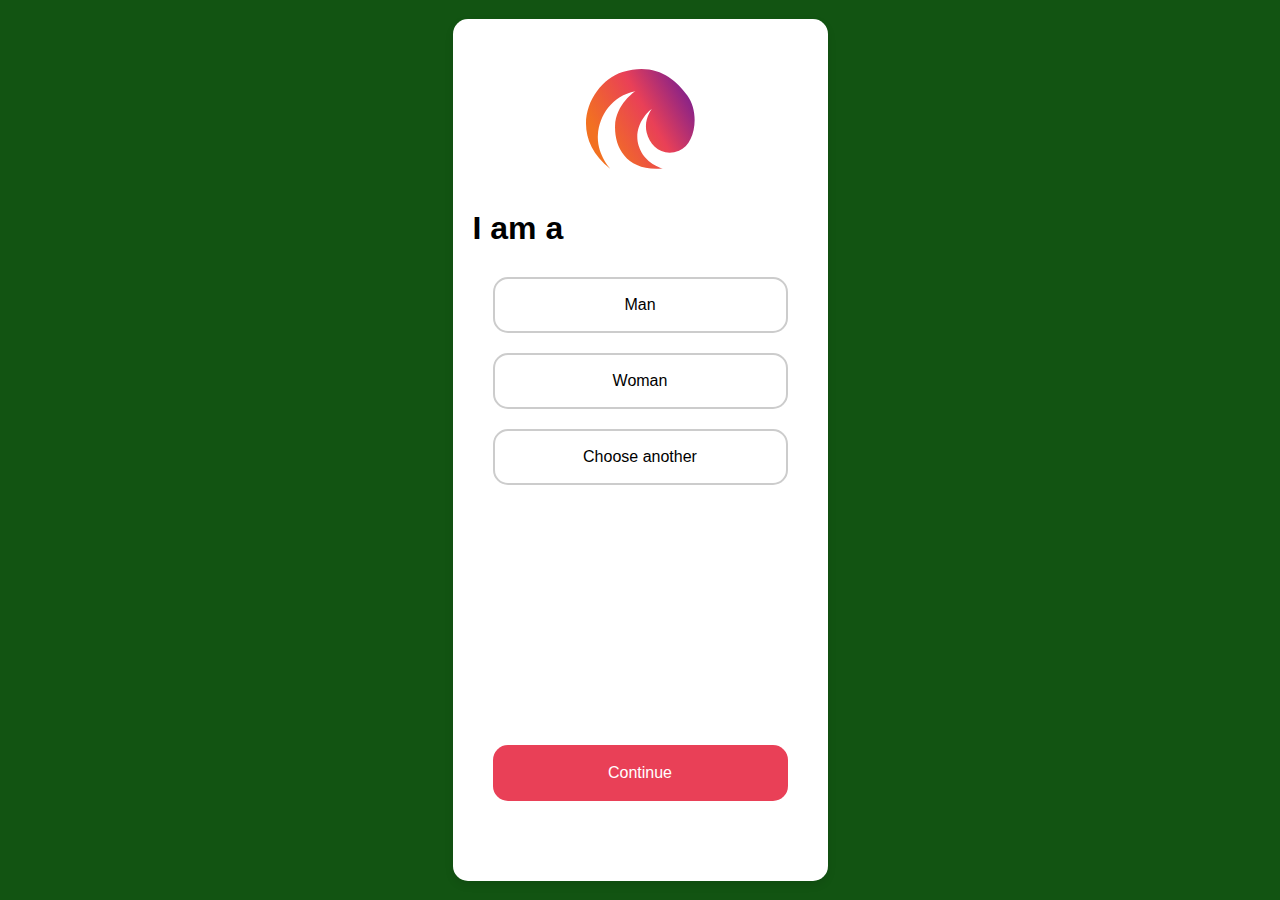
<file: dashboard.html>
<!DOCTYPE html>
<html lang="en">
<head>
  <meta charset="UTF-8">
  <meta name="viewport" content="width=device-width, initial-scale=1.0">
  <title>Dashboard</title>
  <link rel="stylesheet" href="./css/style.css">
</head>
<body>
  <div class="Dashboard">
    <img src="/img/base 1.svg" alt="Logo" class="form-logo">
    <h1>I am a</h1>
    <div class="gender-selection">
      <button class="gender-button" id="manButton">Man</button>
      <button class="gender-button" id="womanButton">Woman</button>
      <button class="gender-button" id="otherButton">Choose another</button>
    </div>
    <button class="save-button" id="saveButton">Continue</button>
  </div>
  <script src="./js/dashboard.js"></script>
</body>
</html>
</file>
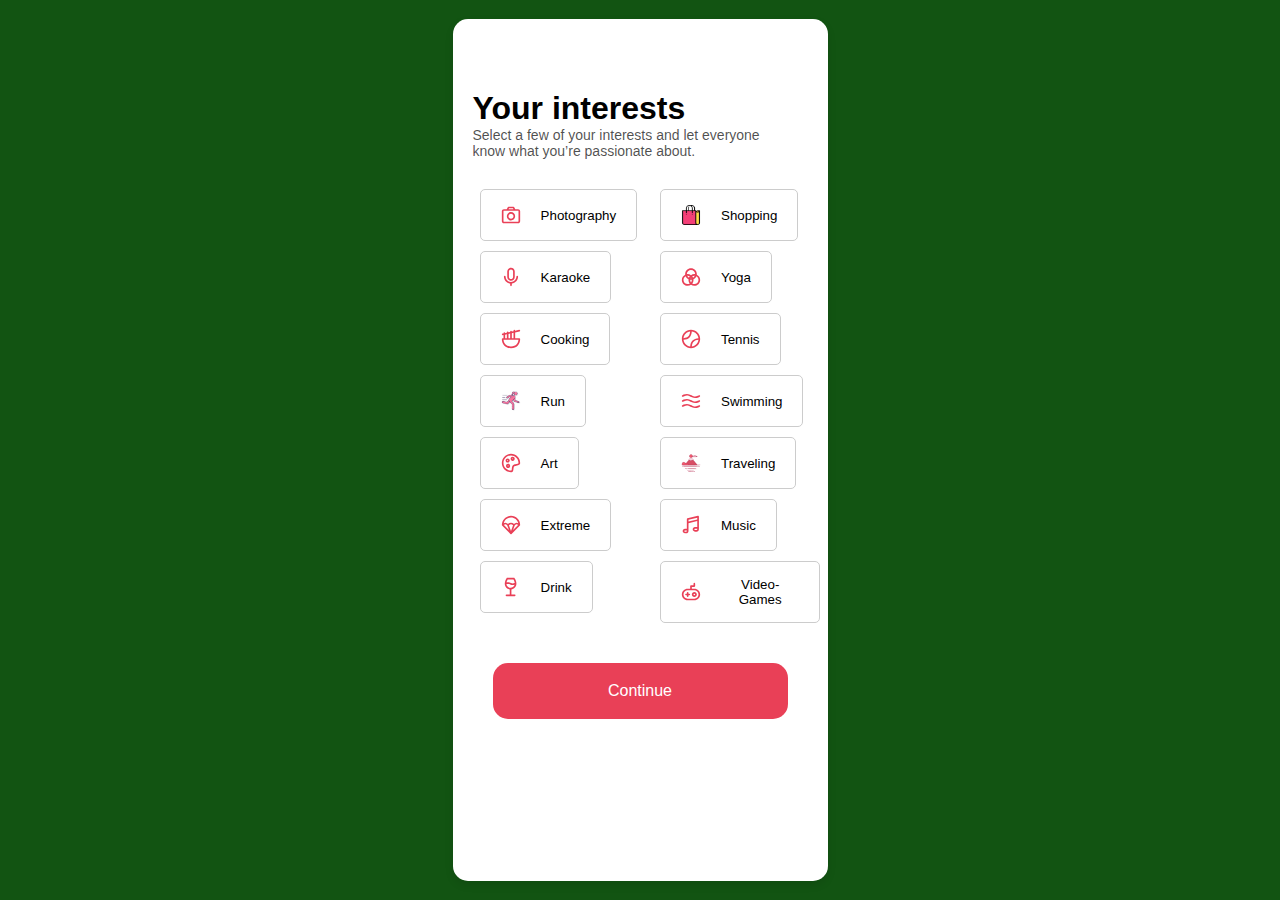
<file: interests.html>
<!DOCTYPE html>
<html lang="en">
<head>
  <meta charset="UTF-8">
  <meta name="viewport" content="width=device-width, initial-scale=1.0">
  <title>Interests</title>
  <link rel="stylesheet" href="./css/style.css">
</head>
<body>
  <div class="Interests">
    <h1>Your interests</h1>
    <span>Select a few of your interests and let everyone<br> know what you’re passionate about.</span>
    <div class="interests-selection">
      <div class="interests-column">
        <button class="interest-button" data-interest="Photography">
          <img src="/img/camera.svg" alt="Photography"> Photography
        </button>
        <button class="interest-button" data-interest="Karaoke">
          <img src="/img/voice.svg" alt="Karaoke"> Karaoke
        </button>
        <button class="interest-button" data-interest="Cooking">
          <img src="/img/noodles.svg" alt="Cooking"> Cooking
        </button>
        <button class="interest-button" data-interest="Run">
          <img src="/img/corredor.png" alt="Run"> Run
        </button>
        <button class="interest-button" data-interest="Art">
          <img src="/img/platte.svg" alt="Art"> Art    
        </button>
        <button class="interest-button" data-interest="Extreme">
          <img src="/img/parachute.svg" alt="Extreme"> Extreme
        </button>
        <button class="interest-button" data-interest="Drink">
          <img src="/img/goblet-full.svg" alt="Drink"> Drink
        </button>
      </div>
      <div class="interests-column">
        <button class="interest-button" data-interest="Shopping">
          <img src="/img/sacola.png" alt="Shopping"> Shopping 
        </button>
        <button class="interest-button" data-interest="Yoga">
          <img src="/img/viencharts.svg" alt="Yoga"> Yoga
        </button>
        <button class="interest-button" data-interest="Tennis">
          <img src="/img/tennis.svg" alt="Tennis"> Tennis
        </button>
        <button class="interest-button" data-interest="Swimming">
          <img src="/img/ripple.svg" alt="Swimming"> Swimming
        </button>
        <button class="interest-button" data-interest="Traveling">
          <img src="/img/montanha-fuji.png" alt="Traveling"> Traveling
        </button>
        <button class="interest-button" data-interest="Music">
          <img src="/img/music.svg" alt="Music"> Music
        </button>
        <button class="interest-button" data-interest="Video games">
          <img src="/img/game-handle.svg" alt="Video games"> Video-Games
        </button>
      </div>
    </div>
    <button class="save-button" id="saveInterestsButton">Continue</button>
  </div>

  <script src="./js/interests.js"></script>
</body>
</html>
</file>
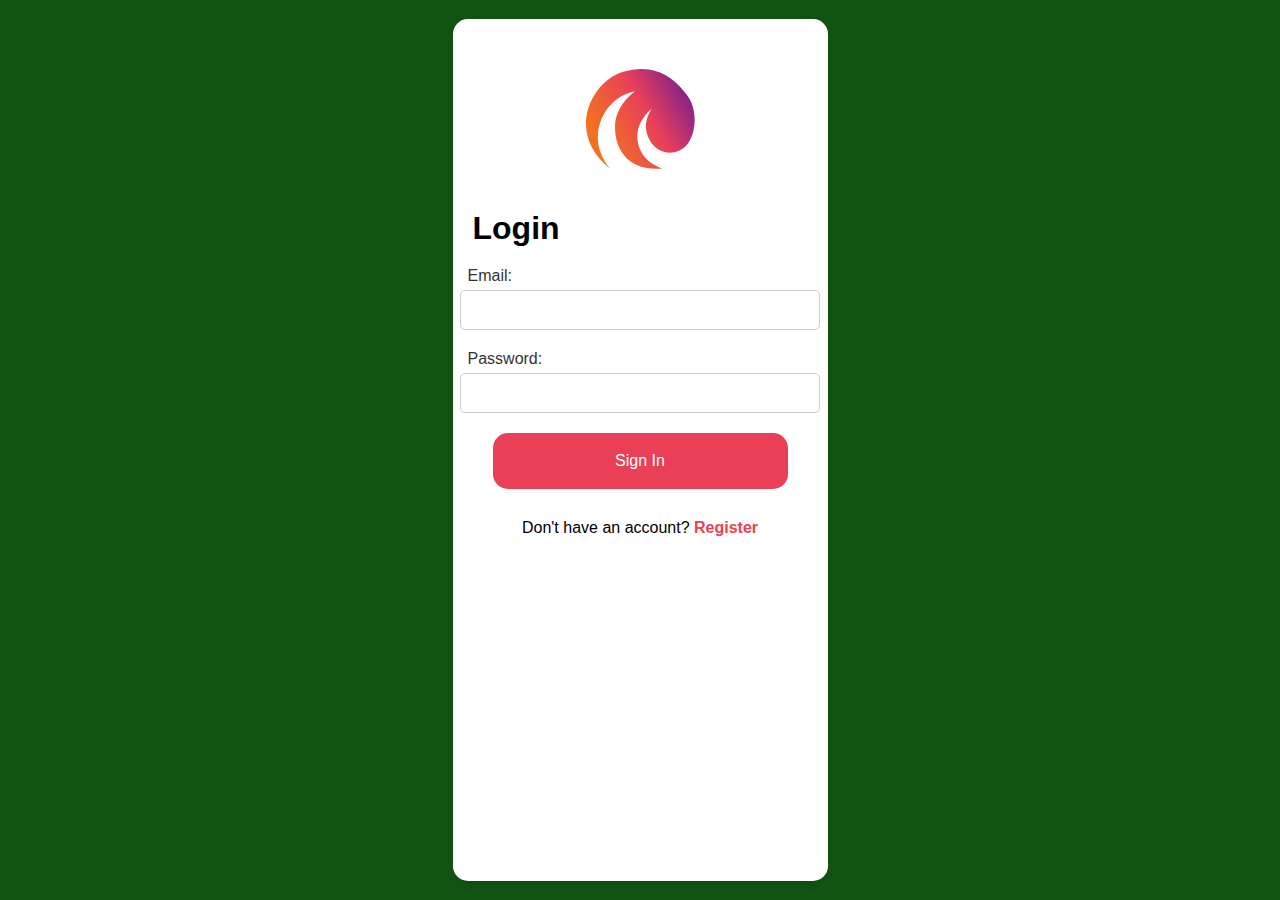
<file: login.html>
<!DOCTYPE html>
<html lang="en">
<head>
  <meta charset="UTF-8">
  <meta name="viewport" content="width=device-width, initial-scale=1.0">
  <title>Login</title>
  <link rel="stylesheet" href="./css/style.css">
</head>
<body>
  <div class="LoginAccount">
    <img src="/img/base 1.svg" alt="" class="form-logo">
    <h1>Login</h1>
    <form id="loginForm">
      <label for="email">Email:</label>
      <input type="email" id="email" name="email" required>
      <label for="password">Password:</label>
      <input type="password" id="password" name="password" required>
      <button type="submit">Sign In</button>
    </form>
    <div class="register-link">
      <p>Don't have an account? <a href="register.html">Register</a></p>
    </div>
  </div>
  
  <script src="./js/login.js"></script>
</body>
</html>
</file>
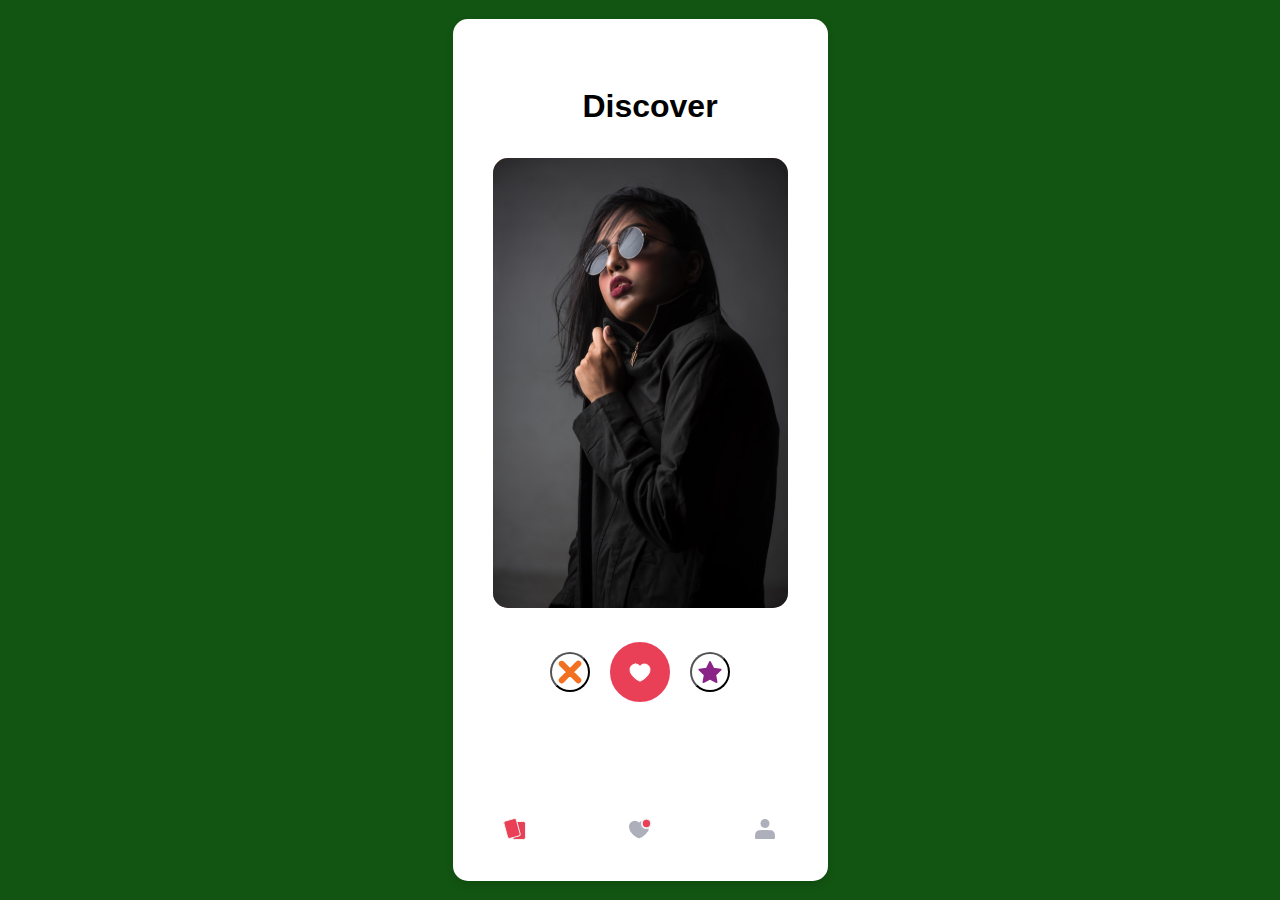
<file: PaginaPrincipal.html>
<!DOCTYPE html>
<html lang="en">
<head>
  <meta charset="UTF-8">
  <meta name="viewport" content="width=device-width, initial-scale=1.0">
  <title>Main Dashboard</title>
  <link rel="stylesheet" href="./css/style.css">
</head>
<body>
  <div class="MainDashboard">
  
    <!-- Discover section -->
    <div class="section">
      <h1>Discover</h1>
      <div id="discoverContainer">
        <div class="person-card">
          <img src="/img/photo.svg" alt="Person 1">
          <div class="button-container">
            <button class="dislike-button"><img src="/img/Vector (Stroke) (1).svg" alt=""></button>
            <button class="like-button"><img src="/img/like.svg" alt=""></button>
            <button class="superlike-button"><img src="/img/Vector.svg" alt=""></button>


          </div>
        </div>
        </div>
        </div>

        <div class="menu-section">
          <a href="#" class="menu-link" data-section="discoverSection">
            <img src="/img/cards.svg" alt="">
            
          </a>
          <a href="#" class="menu-link" data-section="likesSection">
            <img src="/img/indicator.svg" alt="">
            
          </a>
          <a href="#" class="menu-link" data-section="profileSection">
            <img src="/img/people.svg" alt="">
            
          </a>
        </div>
  </div>

  <script src="./js/PaginaPrincipal.js"></script>
</body>
</html>
</file>
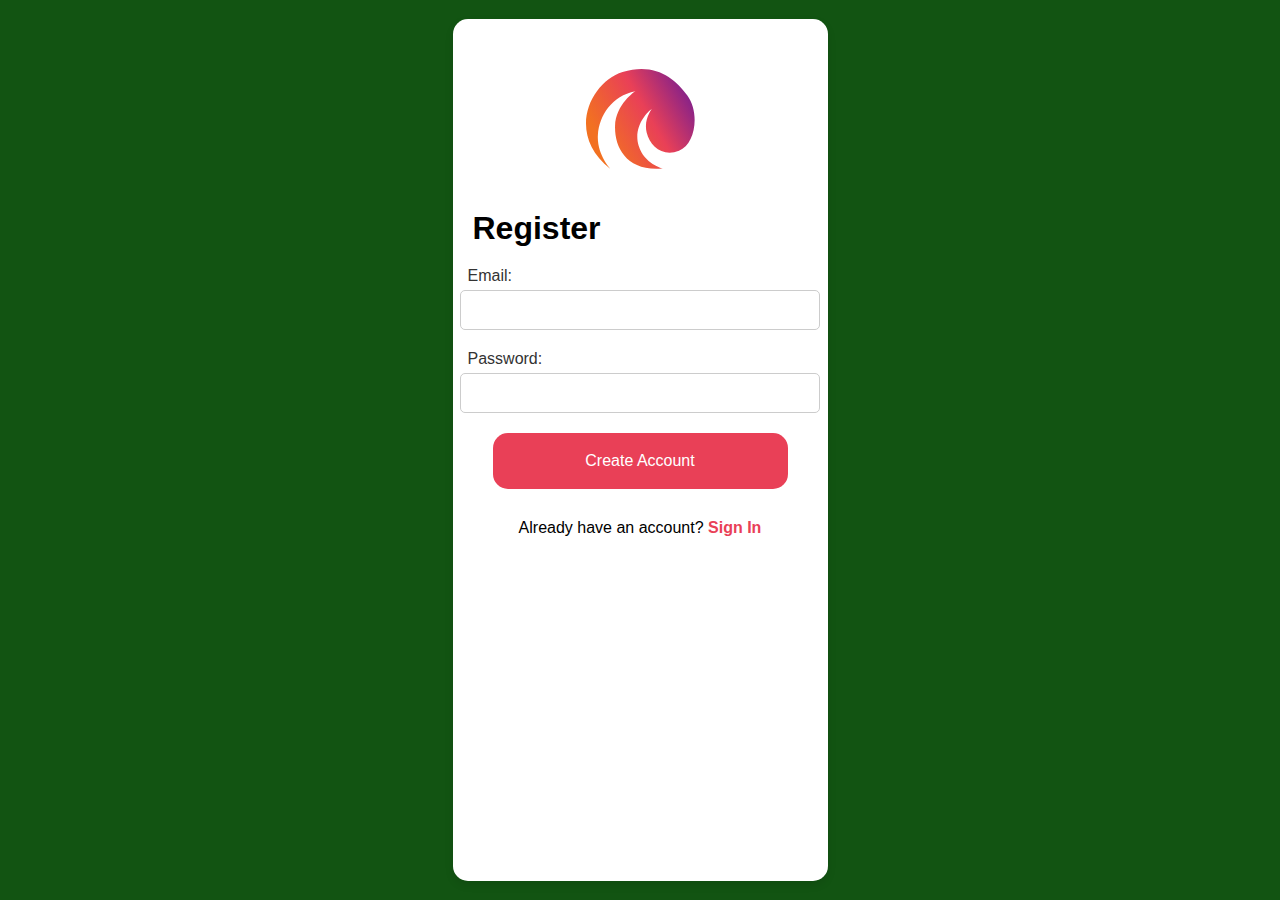
<file: register.html>
<!DOCTYPE html>
<html lang="en">
<head>
  <meta charset="UTF-8">
  <meta name="viewport" content="width=device-width, initial-scale=1.0">
  <title>Register</title>
  <link rel="stylesheet" href="./css/style.css">
</head>
<body>
  <div class="RegisterAccount">
    <img src="/img/base 1.svg" alt="" class="form-logo">
    <h1>Register</h1>
    <form id="registerForm">
      <label for="email">Email:</label>
      <input type="email" id="email" name="email" required>
      <label for="password">Password:</label>
      <input type="password" id="password" name="password" required>
      <button type="submit">Create Account</button>
    </form>
    <div class="signin-link">
      <p>Already have an account? <a href="login.html">Sign In</a></p>
    </div>
  </div>
  
  <script src="./js/register.js"></script>
</body>
</html>
</file>
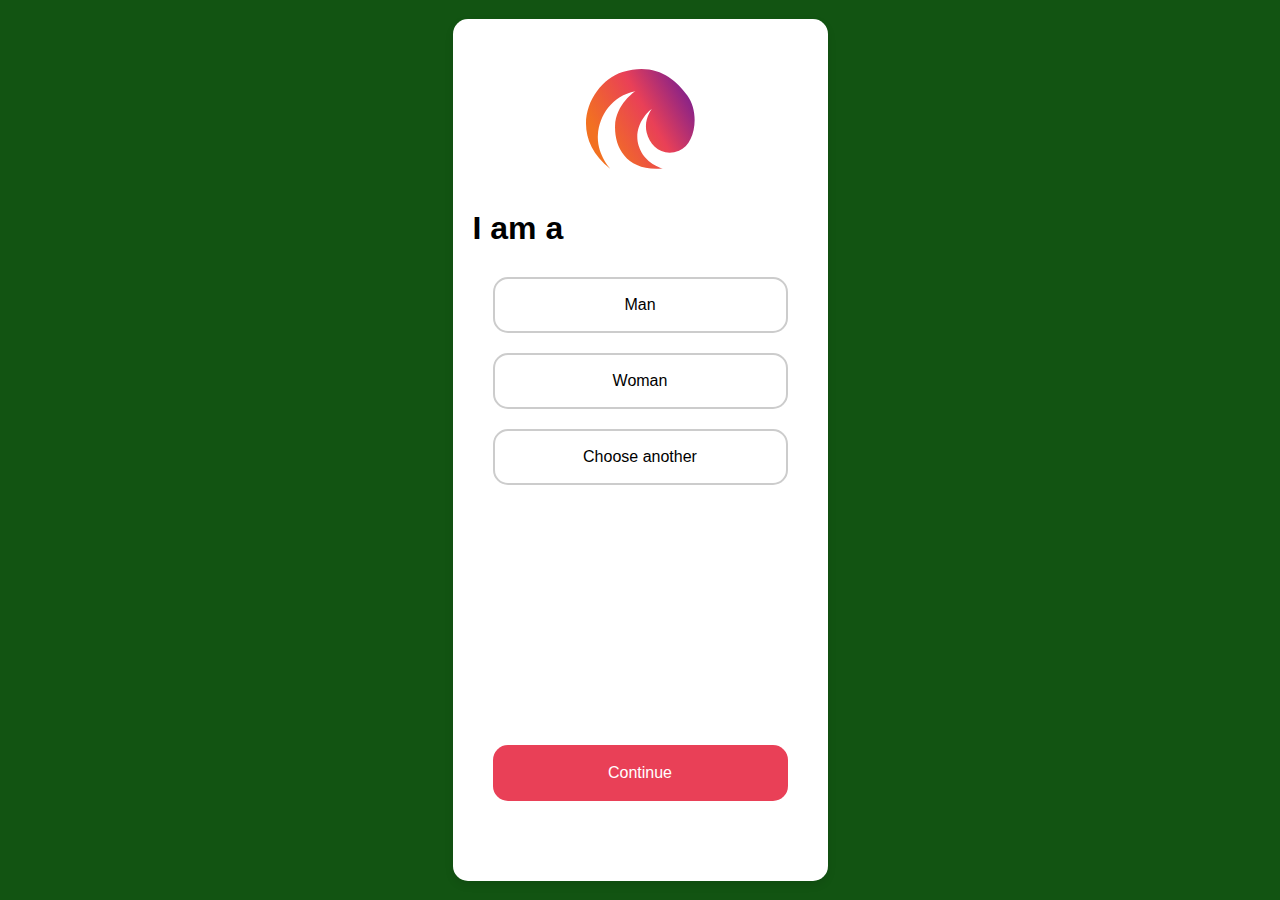
<file: html/dashboard.html>
<!DOCTYPE html>
<html lang="en">
<head>
  <meta charset="UTF-8">
  <meta name="viewport" content="width=device-width, initial-scale=1.0">
  <title>Dashboard</title>
  <link rel="stylesheet" href="/css/style.css">
</head>
<body>
  <div class="Dashboard">
    <img src="/img/base 1.svg" alt="Logo" class="form-logo">
    <h1>I am a</h1>
    <div class="gender-selection">
      <button class="gender-button" id="manButton">Man</button>
      <button class="gender-button" id="womanButton">Woman</button>
      <button class="gender-button" id="otherButton">Choose another</button>
    </div>
    <button class="save-button" id="saveButton">Continue</button>
  </div>
  <script src="/js/dashboard.js"></script>
</body>
</html>
</file>
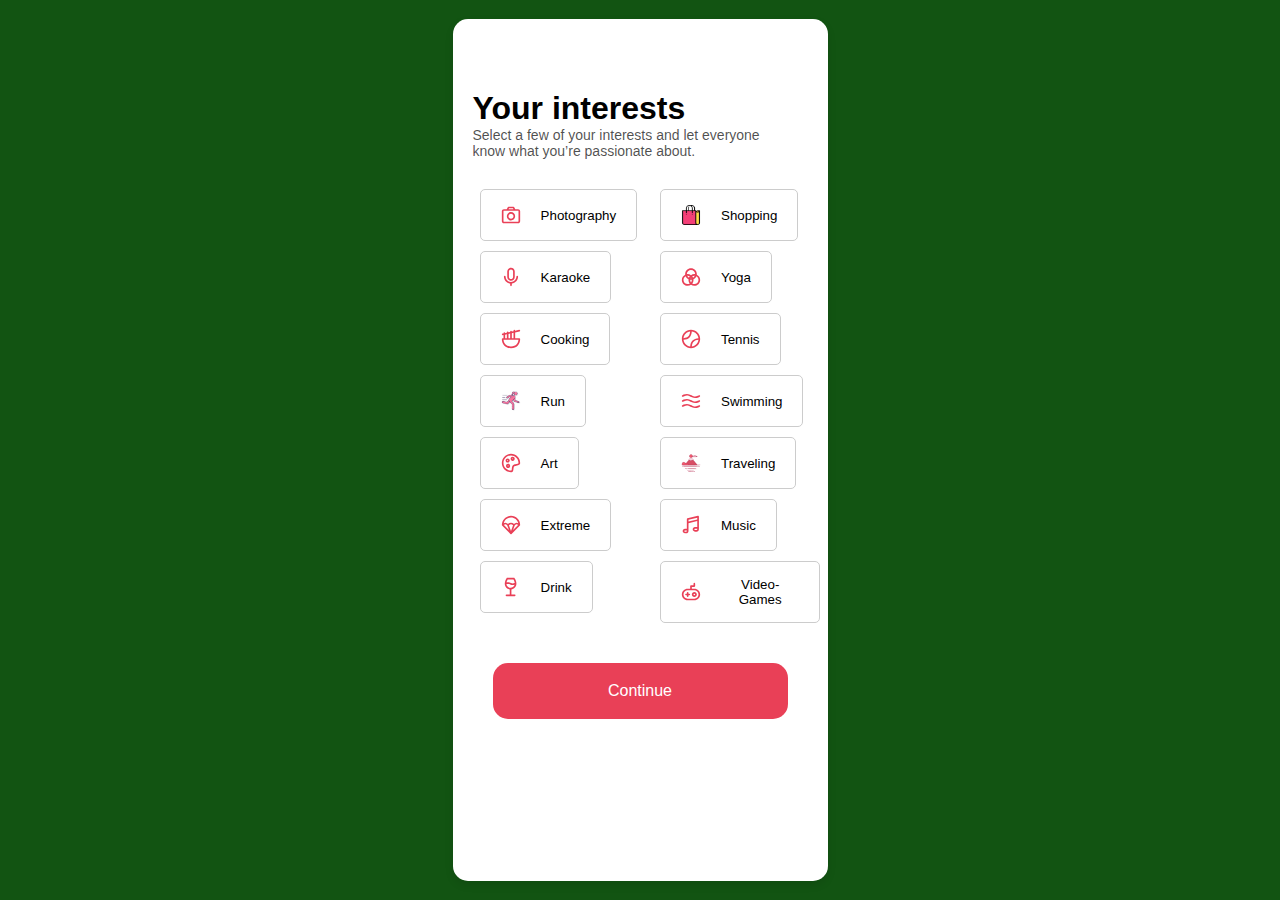
<file: html/interests.html>
<!DOCTYPE html>
<html lang="en">
<head>
  <meta charset="UTF-8">
  <meta name="viewport" content="width=device-width, initial-scale=1.0">
  <title>Interests</title>
  <link rel="stylesheet" href="/css/style.css">
</head>
<body>
  <div class="Interests">
    <h1>Your interests</h1>
    <span>Select a few of your interests and let everyone<br> know what you’re passionate about.</span>
    <div class="interests-selection">
      <div class="interests-column">
        <button class="interest-button" data-interest="Photography">
          <img src="/img/camera.svg" alt="Photography"> Photography
        </button>
        <button class="interest-button" data-interest="Karaoke">
          <img src="/img/voice.svg" alt="Karaoke"> Karaoke
        </button>
        <button class="interest-button" data-interest="Cooking">
          <img src="/img/noodles.svg" alt="Cooking"> Cooking
        </button>
        <button class="interest-button" data-interest="Run">
          <img src="/img/corredor.png" alt="Run"> Run
        </button>
        <button class="interest-button" data-interest="Art">
          <img src="/img/platte.svg" alt="Art"> Art    
        </button>
        <button class="interest-button" data-interest="Extreme">
          <img src="/img/parachute.svg" alt="Extreme"> Extreme
        </button>
        <button class="interest-button" data-interest="Drink">
          <img src="/img/goblet-full.svg" alt="Drink"> Drink
        </button>
      </div>
      <div class="interests-column">
        <button class="interest-button" data-interest="Shopping">
          <img src="/img/sacola.png" alt="Shopping"> Shopping 
        </button>
        <button class="interest-button" data-interest="Yoga">
          <img src="/img/viencharts.svg" alt="Yoga"> Yoga
        </button>
        <button class="interest-button" data-interest="Tennis">
          <img src="/img/tennis.svg" alt="Tennis"> Tennis
        </button>
        <button class="interest-button" data-interest="Swimming">
          <img src="/img/ripple.svg" alt="Swimming"> Swimming
        </button>
        <button class="interest-button" data-interest="Traveling">
          <img src="/img/montanha-fuji.png" alt="Traveling"> Traveling
        </button>
        <button class="interest-button" data-interest="Music">
          <img src="/img/music.svg" alt="Music"> Music
        </button>
        <button class="interest-button" data-interest="Video games">
          <img src="/img/game-handle.svg" alt="Video games"> Video-Games
        </button>
      </div>
    </div>
    <button class="save-button" id="saveInterestsButton">Continue</button>
  </div>

  <script src="/js/interests.js"></script>
</body>
</html>
</file>
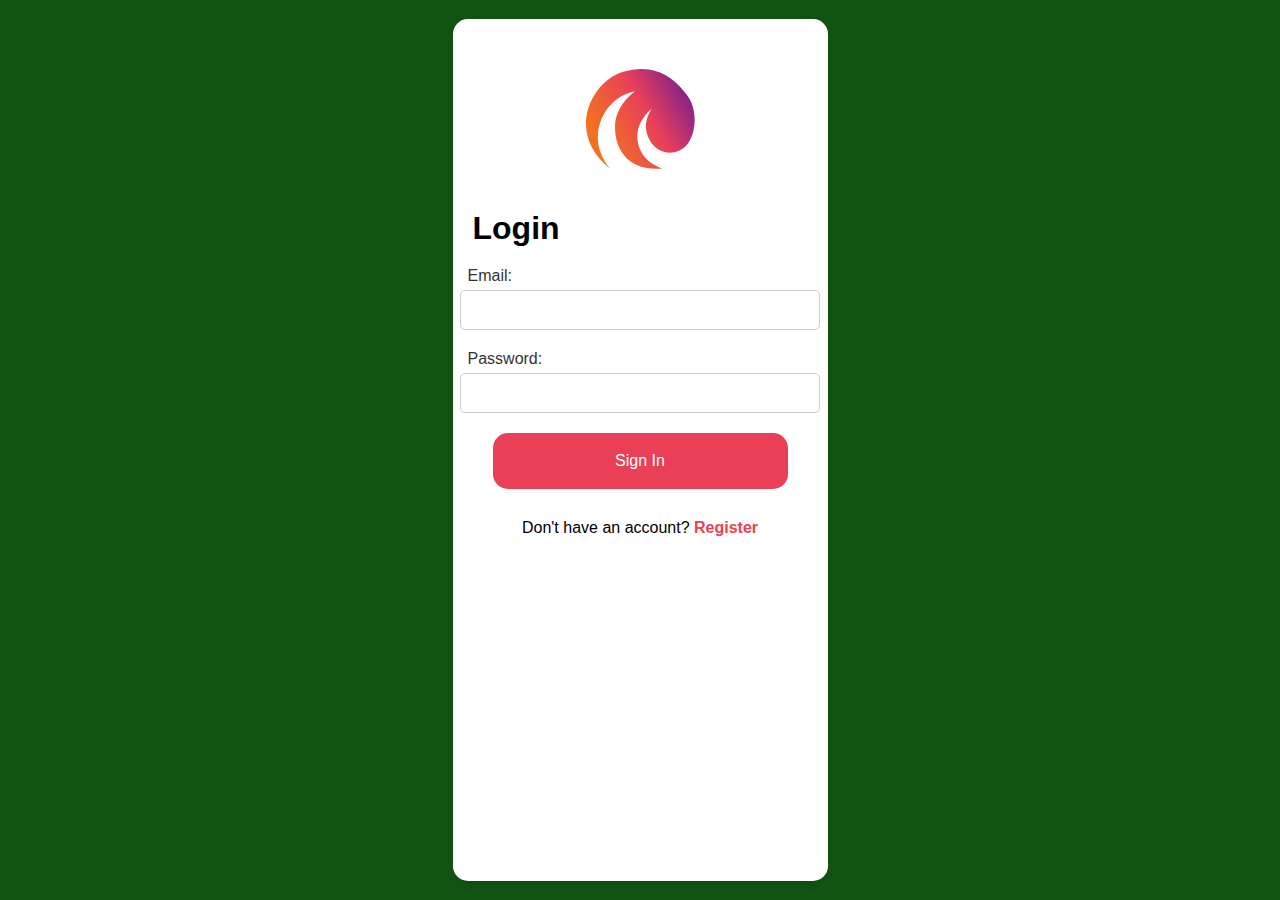
<file: html/login.html>
<!DOCTYPE html>
<html lang="en">
<head>
  <meta charset="UTF-8">
  <meta name="viewport" content="width=device-width, initial-scale=1.0">
  <title>Login</title>
  <link rel="stylesheet" href="/css/style.css">
</head>
<body>
  <div class="LoginAccount">
    <img src="/img/base 1.svg" alt="" class="form-logo">
    <h1>Login</h1>
    <form id="loginForm">
      <label for="email">Email:</label>
      <input type="email" id="email" name="email" required>
      <label for="password">Password:</label>
      <input type="password" id="password" name="password" required>
      <button type="submit">Sign In</button>
    </form>
    <div class="register-link">
      <p>Don't have an account? <a href="register.html">Register</a></p>
    </div>
  </div>
  
  <script src="/js/login.js"></script>
</body>
</html>
</file>
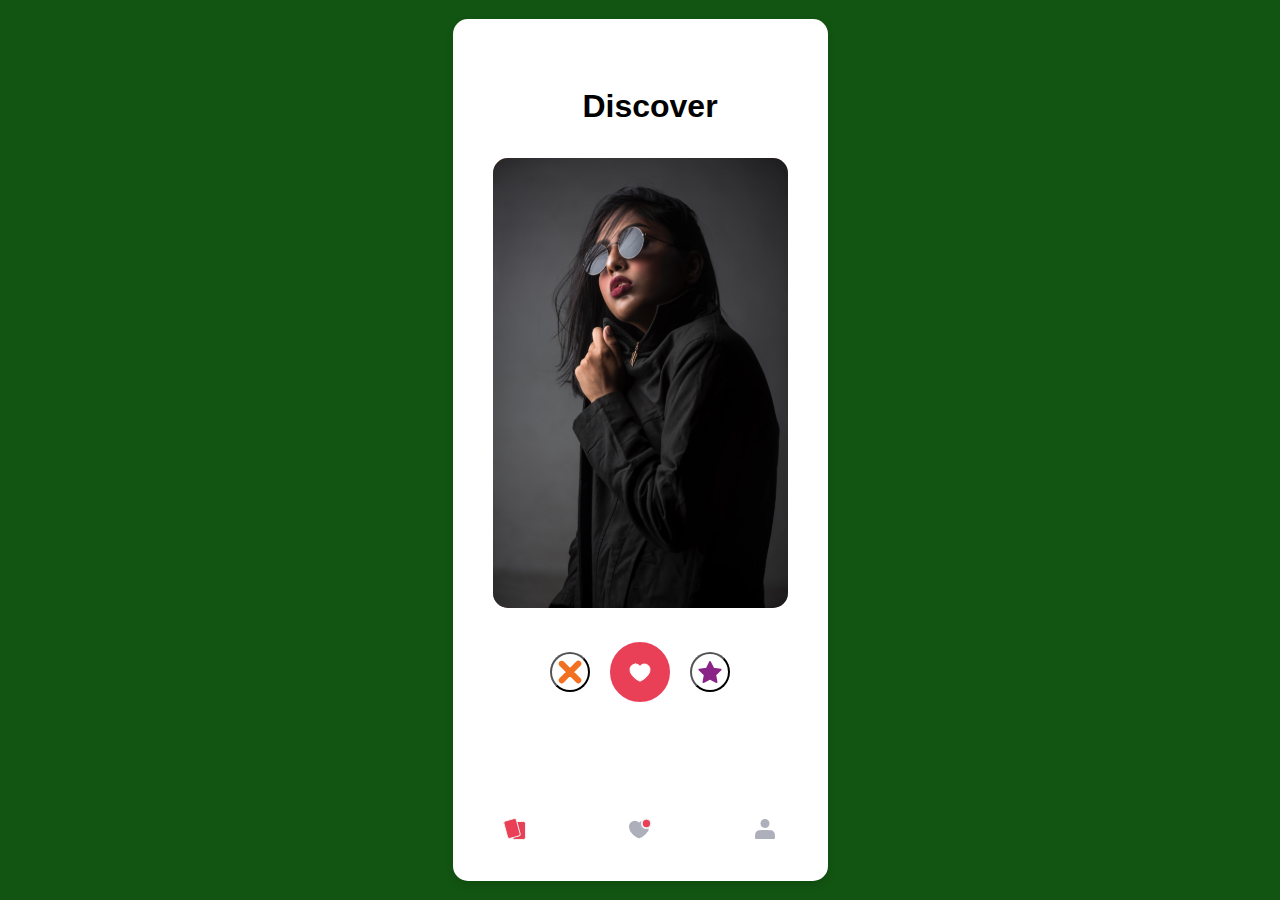
<file: html/PaginaPrincipal.html>
<!DOCTYPE html>
<html lang="en">
<head>
  <meta charset="UTF-8">
  <meta name="viewport" content="width=device-width, initial-scale=1.0">
  <title>Main Dashboard</title>
  <link rel="stylesheet" href="/css/style.css">
</head>
<body>
  <div class="MainDashboard">
  
    <!-- Discover section -->
    <div class="section">
      <h1>Discover</h1>
      <div id="discoverContainer">
        <div class="person-card">
          <img src="/img/photo.svg" alt="Person 1">
          <div class="button-container">
            <button class="dislike-button"><img src="/img/Vector (Stroke) (1).svg" alt=""></button>
            <button class="like-button"><img src="/img/like.svg" alt=""></button>
            <button class="superlike-button"><img src="/img/Vector.svg" alt=""></button>


          </div>
        </div>
        </div>
        </div>

        <div class="menu-section">
          <a href="#" class="menu-link" data-section="discoverSection">
            <img src="/img/cards.svg" alt="">
            
          </a>
          <a href="#" class="menu-link" data-section="likesSection">
            <img src="/img/indicator.svg" alt="">
            
          </a>
          <a href="#" class="menu-link" data-section="profileSection">
            <img src="/img/people.svg" alt="">
            
          </a>
        </div>
  </div>

  <script src="/js/PaginaPrincipal.js"></script>
</body>
</html>
</file>
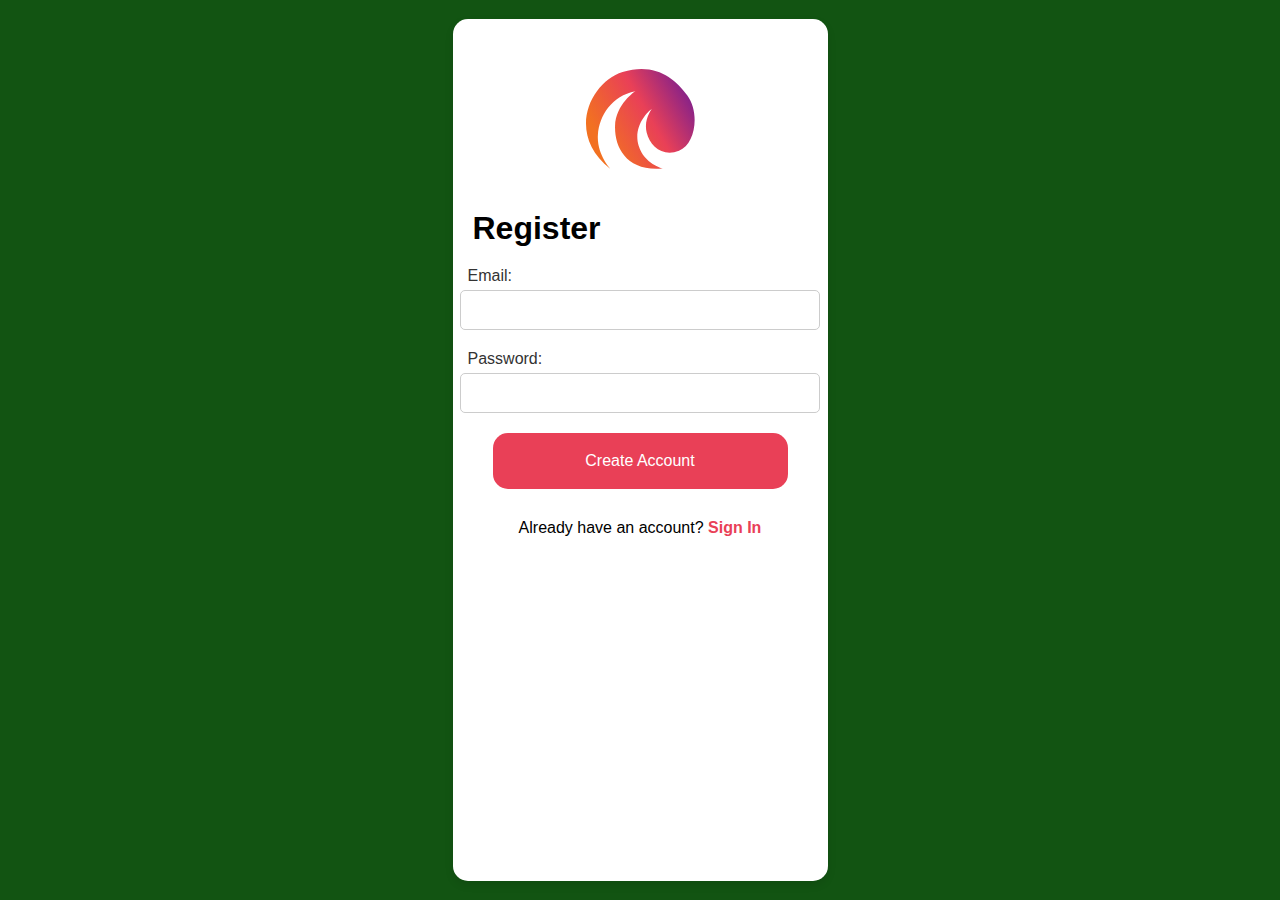
<file: html/register.html>
<!DOCTYPE html>
<html lang="en">
<head>
  <meta charset="UTF-8">
  <meta name="viewport" content="width=device-width, initial-scale=1.0">
  <title>Register</title>
  <link rel="stylesheet" href="/css/style.css">
</head>
<body>
  <div class="RegisterAccount">
    <img src="/img/base 1.svg" alt="" class="form-logo">
    <h1>Register</h1>
    <form id="registerForm">
      <label for="email">Email:</label>
      <input type="email" id="email" name="email" required>
      <label for="password">Password:</label>
      <input type="password" id="password" name="password" required>
      <button type="submit">Create Account</button>
    </form>
    <div class="signin-link">
      <p>Already have an account? <a href="login.html">Sign In</a></p>
    </div>
  </div>
  
  <script src="/js/register.js"></script>
</body>
</html>
</file>
<file: css/style.css>
body {
  display: flex;
  justify-content: center;
  align-items: center;
  height: 100vh;
  margin: 0;
  font-family: 'FK Modernist', sans-serif;
  background-color: #125412;
}

.CreateAccount,
.RegisterAccount,
.LoginAccount,
.CreateProfile,
.Dashboard,
.MainDashboard {
  display: flex;
  flex-direction: column;
  align-items: center;
  width: 375px;
  height: 812px;
  background-color: white;
  padding-top: 50px;
  position: relative;
  box-shadow: 0 4px 8px rgba(0, 0, 0, 0.1);
  border-radius: 15px;
}

h1 {
  color: #E94057;
  margin-bottom: 20px;
}

.form-logo {
  max-width: 150px;
  margin-bottom: 20px;
}
.picture__image{
  padding-top: 50px;
  padding-right: 20px;
  text-align: center;
}
.image-container {
  display: flex;
  justify-content: center;
  width: 100%;
}

.image-container img {
  max-width: 100%;
  height: auto;
  display: none;
}

.image-container img.active {
  display: block;
}

.Algorithm-container {
  display: flex;
  flex-direction: column;
  align-items: center;
  text-align: center;
  margin-top: 20px;
  margin-bottom: 20px;
}

.Algorithm {
  color: #E94057;
  margin-bottom: 10px;
  align-self: center;
}

.Desc {
  margin: 0 20px;
  margin-bottom: 20px;
  text-align: center;
}

.indicator-container {
  display: flex;
  justify-content: center;
  margin-bottom: 10px;
}

.indicator {
  width: 10px;
  height: 10px;
  background-color: #bbb;
  border-radius: 50%;
  display: inline-block;
  margin: 0 5px;
  transition: background-color 0.3s;
}

.indicator.active {
  background-color: #E94057;
}

.button-container {
  margin-top: 20px;
}

.createanaccountbutton,
button[type="submit"] {
  width: 295px;
  height: 56px;
  background-color: #E94057;
  color: white;
  font-size: 16px;
  border: none;
  cursor: pointer;
  border-radius: 15px;
  transition: background-color 0.3s;
  align-self: center;
}

.createanaccountbutton:hover,
button[type="submit"]:hover {
  background-color: #d6384f;
}

.signin-link,
.register-link {
  margin-top: 10px;
  text-align: center;
}

.signin-link p,
.register-link p {
  margin-top: 20px;
}

.signin-link a,
.register-link a {
  color: #E94057;
  text-decoration: none;
  font-weight: bold;
}

.signin-link a:hover,
.register-link a:hover {
  text-decoration: underline;
}

form {
  display: flex;
  flex-direction: column;
  align-items: center;
  width: 100%;
  padding: 0 20px;
}

label {
  align-self: flex-start;
  margin-bottom: 5px;
  margin-left: 15px;
  color: #333;
}

input[type="email"],
input[type="password"] {
  width: 90%;
  padding: 10px;
  margin-bottom: 20px;
  border: 1px solid #ccc;
  border-radius: 5px;
  font-size: 16px;
}

input[type="text"],
input[type="date"],
input[type="file"] {
  width: calc(100% - 20px);
  padding: 10px;
  margin-bottom: 20px;
  border: 1px solid #ddd;
  border-radius: 5px;
}

#picture__input {
  display: none;
}

.picture {
  width: 100px;
  height: 100px;
  aspect-ratio: 16/9;
  background: #ddd;
  display: flex;
  align-items: center;
  justify-content: center;
  color: #aaa;
  border: 2px dashed currentcolor;
  cursor: pointer;
  font-family: sans-serif;
  transition: color 300ms ease-in-out, background 300ms ease-in-out;
  outline: none;
  overflow: hidden;
}

.picture:hover {
  color: #777;
  background: #ccc;
}

.picture:active {
  border-color: turquoise;
  color: turquoise;
  background: #eee;
}

.picture:focus {
  color: #777;
  background: #ccc;
  box-shadow: 0 0 10px rgba(0, 0, 0, 0.3);
}

.picture__img {
  max-width: 100%;
}

.Dashboard {
  display: flex;
  flex-direction: column;
  align-items: center;
  width: 375px;
  height: 812px;
  background-color: white;
  padding-top: 50px;
  box-shadow: 0 4px 8px rgba(0, 0, 0, 0.1);
  border-radius: 15px;
}



h1 {
  color: black; /* Cor preta para o título */
  align-self: flex-start; /* Alinha o título à esquerda */
  margin-left: 20px; /* Espaço da margem esquerda */
  margin-bottom: 20px;
}

.gender-selection {
  display: flex;
  flex-direction: column;
  align-items: center;
  
  width: 100%;
  flex: 1;
}

.gender-button {
  width: 295px;
  height: 56px;
  background-color: white; /* Fundo branco */
  color: black;
  font-size: 16px;
  border: 2px solid #ccc; /* Borda cinza */
  cursor: pointer;
  border-radius: 15px;
  margin: 10px 0;
  transition: background-color 0.3s, color 0.3s;
}

.gender-button:hover {
  background-color: #E94057; /* Fundo rosa ao passar o mouse */
  color: white; /* Texto branco ao passar o mouse */
}

.gender-button.selected {
  background-color: #E94057; /* Fundo rosa ao ser clicado */
  color: white; /* Texto branco ao ser clicado */
}

.save-button {
  width: 295px;
  height: 56px;
  background-color: #E94057;
  color: white;
  font-size: 16px;
  border: none;
  cursor: pointer;
  border-radius: 15px;
  margin: 30px 0 80px 0; /* Adiciona espaço acima e abaixo do botão Save */
  transition: background-color 0.3s;
}

.save-button:hover {
  background-color: #d6384f;
}

.Interests {
  display: flex;
  flex-direction: column;
  align-items: center;
  width: 375px;
  height: 812px;
  background-color: white;
  padding-top: 50px;
  box-shadow: 0 4px 8px rgba(0, 0, 0, 0.1);
  border-radius: 15px;
}

h1 {
  color: rgb(0, 0, 0);
  margin-bottom: 20px;
}

span {
  font-size: 14px;
  align-self: flex-start;
  margin-left: 20px;
  margin-top: -20px;
  color: #000000B2;
}

.interests-selection {
  margin-top: 30px;
  display: flex;
  justify-content: space-between;
}

.interests-column {
  padding-left: 20px;
  width: 50%; /* Cada coluna ocupa metade do espaço */
}

.interest-button {
  gap: 10px;
  display: flex;
  align-items: center;
  justify-content: center;
  padding: 15px 20px; /* Ajusta o padding para alinhar o conteúdo */
  margin-bottom: 10px;
  cursor: pointer;
  background-color: white;
  border: 1px solid #ccc;
  border-radius: 5px;
  transition: background-color 0.3s, border-color 0.3s, color 0.3s;
}

.interest-button img {
  width: 20px;
  height: 20px;
  margin-right: 10px;
}

.interest-button.selected {
  background-color: #ee6477; /* Fundo rosa ao ser clicado */
  border-color: #E94057; /* Borda rosa ao ser clicado */
  color: white; /* Texto branco ao ser clicado */
}

.save-button {
  width: 295px;
  height: 56px;
  background-color: #E94057;
  color: white;
  font-size: 16px;
  border: none;
  cursor: pointer;
  border-radius: 15px;
  margin-top: 30px;
  transition: background-color 0.3s;
}

.save-button:hover {
  background-color: #d6384f;
}


.MainDashboard {
  width: 375px;
  height: 812px;
  background-color: white;
  display: flex;
  flex-direction: column;
  justify-content: center;
  align-items: center;
}

.section h1 {
  text-align: center;
  margin-top: -150px;
  height: 50px;
}

.button-container {
  display: flex;
  justify-content: center;
  align-items: center;
}

.like-button {
  width: 60px; /* Tamanho total do botão */
  height: 60px;
  border-radius: 50%; /* Para criar uma borda redonda */
  border: 2px solid #E94057; /* Cor rosa */
  background-color: #E94057; /* Cor de fundo do círculo */
  margin: 10px; /* Margem entre os botões */
  display: flex;
  justify-content: center;
  align-items: center;
}

.like-button img {
  width: 24px; /* Tamanho da imagem */
  height: 24px;
  vertical-align: middle; /* Alinhamento vertical */
}

.dislike-button,
.superlike-button {
  width: 40px; /* Tamanho total do botão */
  height: 40px;
  border-radius: 50%; /* Para criar uma borda redonda */
  background-color: transparent; /* Sem cor de fundo */
  margin: 10px; /* Margem entre os botões */
  display: flex;
  justify-content: center;
  align-items: center;
}

.dislike-button img,
.superlike-button img {
  width: 24px; /* Tamanho da imagem */
  height: 24px;
  vertical-align: middle; /* Alinhamento vertical */
}

.menu-section {
  width: 100%;
  display: flex;
  justify-content: space-around; /* Espaço uniforme entre os itens */
  align-items: flex-end; /* Alinha os itens no final do contêiner */
  padding: 10px 0; /* Espaçamento interno */
  position: absolute;
  bottom: 0;
}

.menu-link {
  display: flex;
  flex-direction: column;
  align-items: center;
  text-align: center;
  text-decoration: none;
  color: #333;
}

.menu-link img {
  width: 24px; /* Tamanho da imagem */
  height: 24px;
  margin-bottom: 30px; /* Espaçamento entre a imagem e o texto */
  vertical-align: middle; /* Alinhamento vertical */
}
</file>
